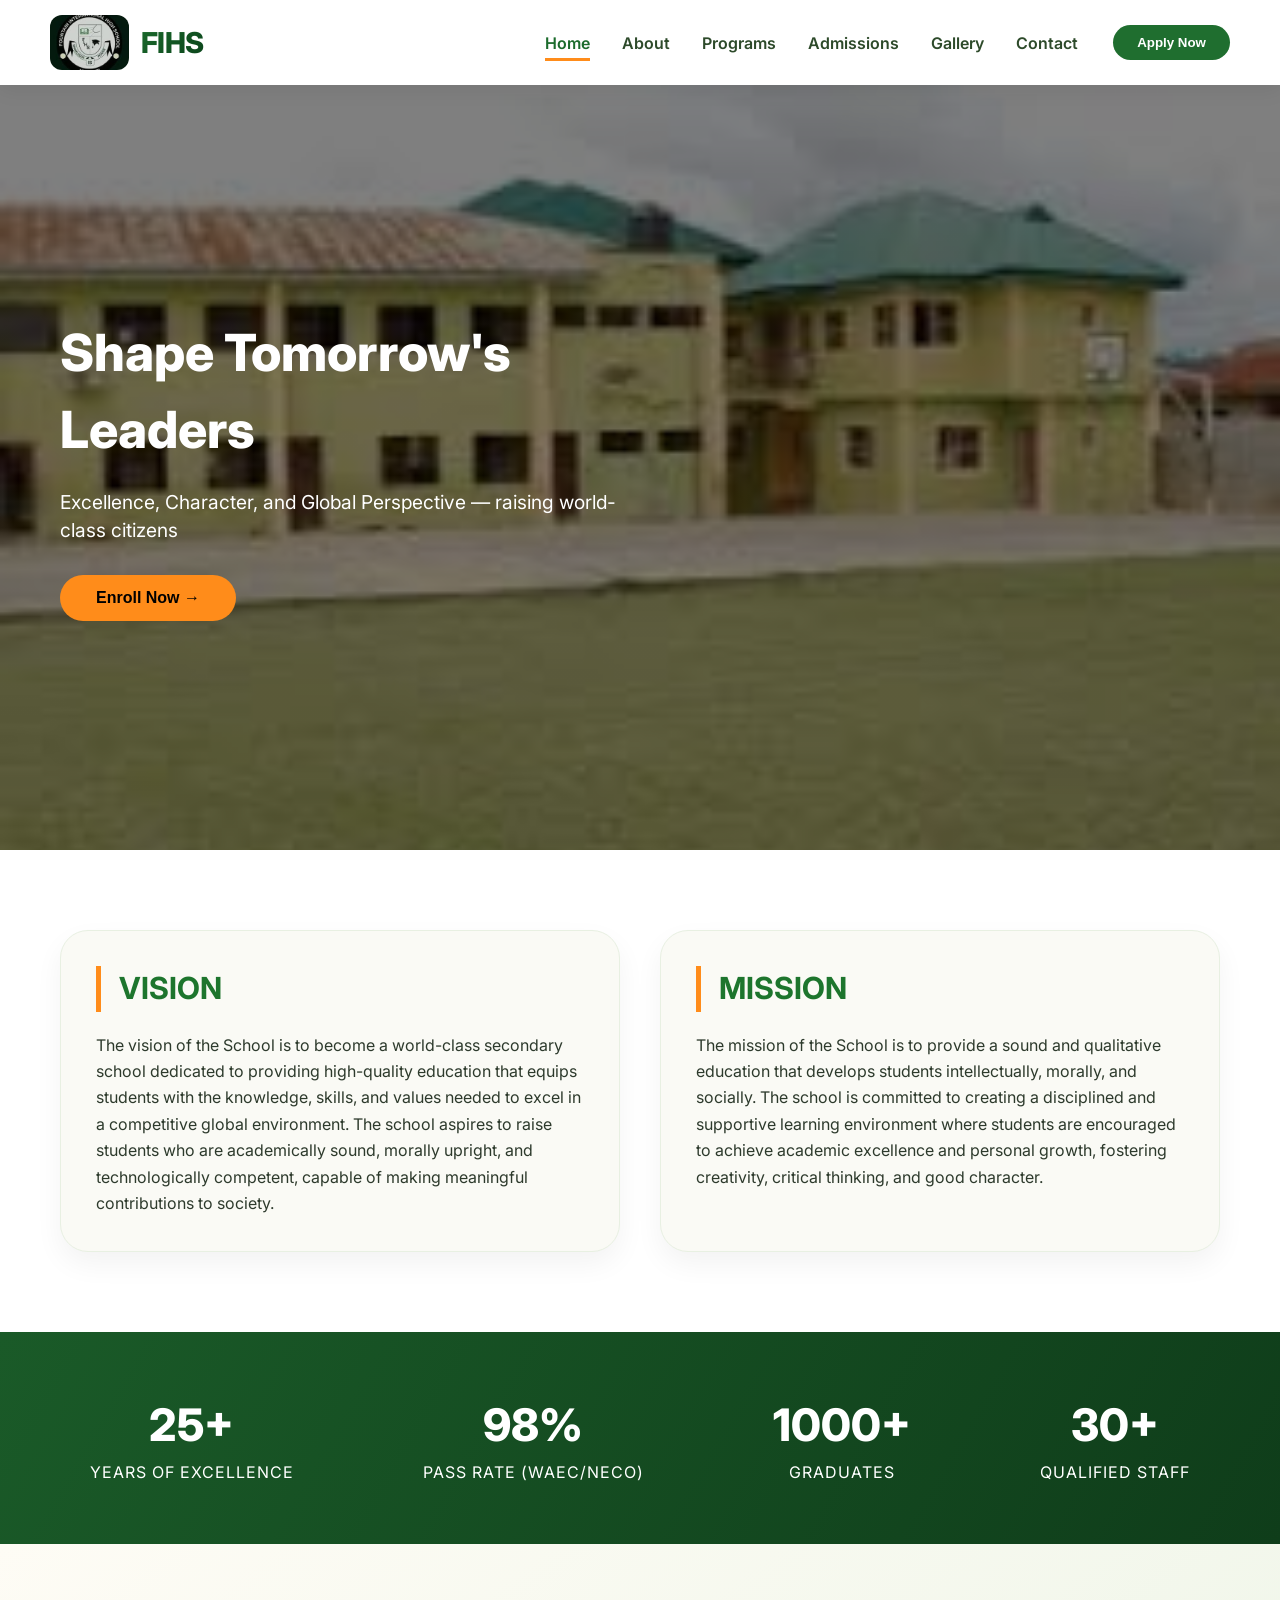
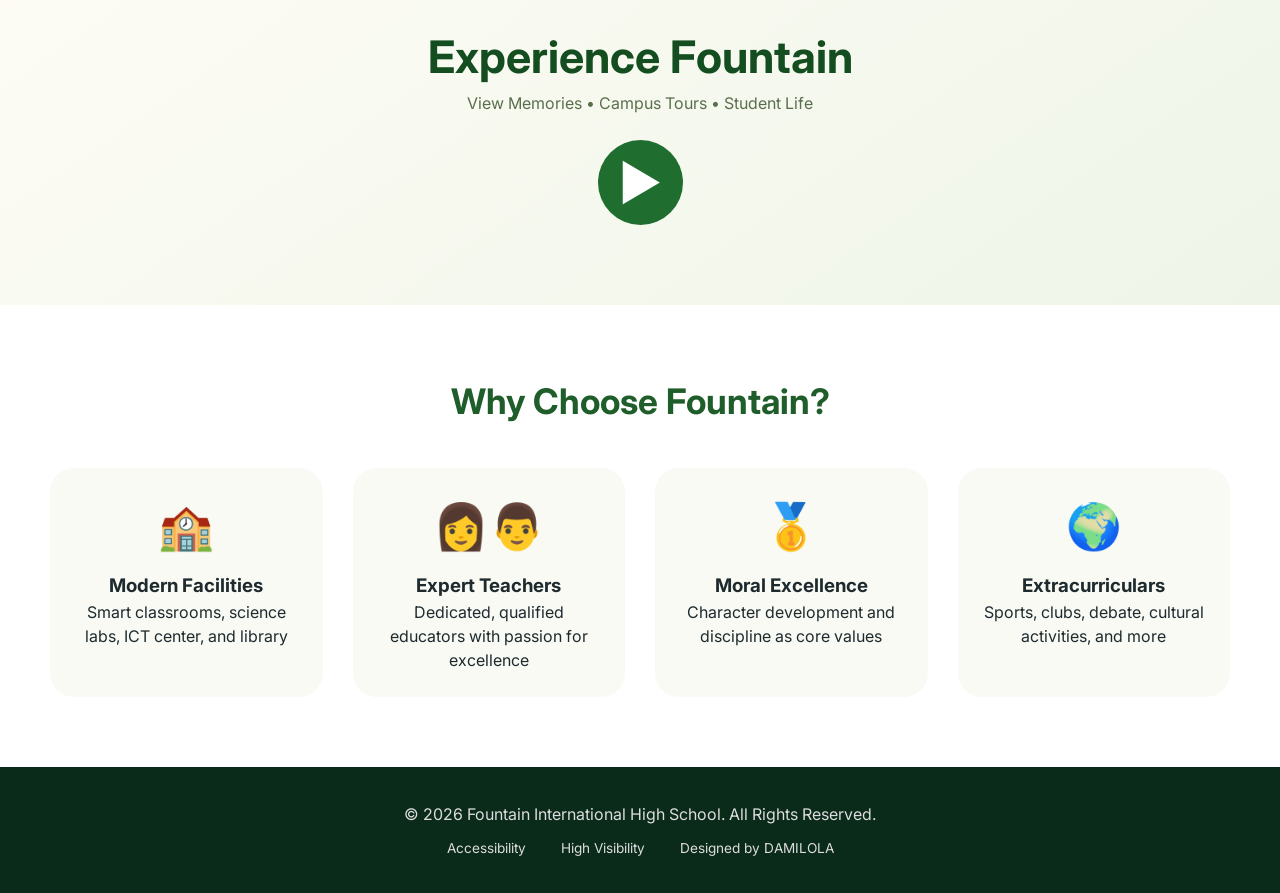
<file: index.html>
<!DOCTYPE html>
<html lang="en">
<head>
    <title>Fountain International High School | Home</title>
    <meta charset="UTF-8">
    <meta name="viewport" content="width=device-width, initial-scale=1.0">
    <link href="https://fonts.googleapis.com/css2?family=Inter:opsz,wght@14..32,300;14..32,400;14..32,600;14..32,700;14..32,800&display=swap" rel="stylesheet">
    <link rel="stylesheet" href="fihs.css">
</head>
<body>

<!-- HEADER -->
<header>
    <div class="hero">
        <img src="download.jpg" alt="School Logo">
        <span class="hero-text">FIHS</span>
    </div>

<div class="menu-toggle" onclick="toggleMenu()">&#x2630;</div>

    <nav id="navMenu">
        <a href="index.html" class="active">Home</a>
        <a href="about.html">About</a>
        <a href="academics.html">Programs</a>
        <a href="admission.html">Admissions</a>
        <a href="gallery.html">Gallery</a>
        <a href="contact.html">Contact</a>
        <button class="apply-btn" onclick="location.href='admission.html'">Apply Now</button>
    </nav>
    
</header>

<div class="hero-slider">
    <div class="slide active" style="background-image: linear-gradient(rgba(0,0,0,0.5), rgba(0,0,0,0.5)), url('field.jpg');">
        <div class="slide-content">
            <h1>Shape Tomorrow's Leaders</h1>
            <p>Excellence, Character, and Global Perspective — raising world-class citizens</p>
            <button class="hero-cta" onclick="location.href='admission.html'">Enroll Now →</button>
        </div>
    </div>
    <div class="slide" style="background-image: linear-gradient(rgba(0,0,0,0.5), rgba(0,0,0,0.5)), url('lab.jpg');">
        <div class="slide-content">
            <h1>State-of-the-Art Labs</h1>
            <p>Modern science and technology facilities for future innovators</p>
            <button class="hero-cta" onclick="location.href='academics.html'">Explore Programs →</button>
        </div>
    </div>
    <div class="slide" style="background-image: linear-gradient(rgba(0,0,0,0.5), rgba(0,0,0,0.5)), url('music.jpg');">
        <div class="slide-content">
            <h1>Holistic Development</h1>
            <p>Arts, sports, and character formation beyond academics</p>
            <button class="hero-cta" onclick="location.href='gallery.html'">View Campus Life →</button>
        </div>
    </div>
</div>

<!-- VISION & MISSION -->
<section class="welcome">
    <div class="vision">
        <h2>VISION</h2>
        <p>The vision of the School is to become a world-class secondary school dedicated to providing high-quality education that equips students with the knowledge, skills, and values needed to excel in a competitive global environment. The school aspires to raise students who are academically sound, morally upright, and technologically competent, capable of making meaningful contributions to society.</p>
    </div>
    <div class="mission">
        <h2>MISSION</h2>
        <p>The mission of the School is to provide a sound and qualitative education that develops students intellectually, morally, and socially. The school is committed to creating a disciplined and supportive learning environment where students are encouraged to achieve academic excellence and personal growth, fostering creativity, critical thinking, and good character.</p>
    </div>
</section>

<!-- STATS --> 
<section class="stats-section">
    <div class="stat-card">
        <div class="stat-number">25+</div>
        <div class="stat-label">Years of Excellence</div>
    </div>
    <div class="stat-card">
        <div class="stat-number">98%</div>
        <div class="stat-label">Pass Rate (WAEC/NECO)</div>
    </div>
    <div class="stat-card">
        <div class="stat-number">1000+</div>
        <div class="stat-label">Graduates</div>
    </div>
    <div class="stat-card">
        <div class="stat-number">30+</div>
        <div class="stat-label">Qualified Staff</div>
    </div>
</section>

<!-- EXPERIENCE SECTION -->
<section class="experience">
    <h1>Experience Fountain</h1>
    <p class="subtext">View Memories &bull; Campus Tours &bull; Student Life</p>
    <a href="gallery.html">
        <span class="icon">&#x25B6;</span>
    </a>
</section>

<!-- CAMPUS HIGHLIGHTS -->
<section class="highlights">
    <h2>Why Choose Fountain?</h2>
    <div class="highlights-grid">
        <div class="highlight-item">
            <div class="highlight-icon">&#x1F3EB;</div>
            <h3>Modern Facilities</h3>
            <p>Smart classrooms, science labs, ICT center, and library</p>
        </div>
        <div class="highlight-item">
            <div class="highlight-icon">&#x1F469;&#x1F468;</div>
            <h3>Expert Teachers</h3>
            <p>Dedicated, qualified educators with passion for excellence</p>
        </div>
        <div class="highlight-item">
            <div class="highlight-icon">&#x1F947;</div>
            <h3>Moral Excellence</h3>
            <p>Character development and discipline as core values</p>
        </div>
        <div class="highlight-item">
            <div class="highlight-icon">&#x1F30D;</div>
            <h3>Extracurriculars</h3>
            <p>Sports, clubs, debate, cultural activities, and more</p>
        </div>
    </div>
</section>

<!-- FOOTER -->
<footer class="footer">
    <p class="copyright">© 2026 Fountain International High School. All Rights Reserved.</p>
    <ul class="footer-links">
        <li>Accessibility</li>
        <li>High Visibility</li>
        <li>Designed by DAMILOLA</li>
    </ul>
</footer>

<script>
function toggleMenu() {
    let menu = document.getElementById("navMenu");
    menu.style.display = menu.style.display === "flex" ? "none" : "flex";
}

// Slider functionality
let slideIndex = 0;
const slides = document.querySelectorAll('.slide');

function showSlide(n) {
    slides.forEach(slide => slide.classList.remove('active'));
    slideIndex = (n + slides.length) % slides.length;
    slides[slideIndex].classList.add('active');
}

function nextSlide() { showSlide(slideIndex + 1); }
function prevSlide() { showSlide(slideIndex - 1); }

document.querySelector('.slider-next')?.addEventListener('click', nextSlide);
document.querySelector('.slider-prev')?.addEventListener('click', prevSlide);
setInterval(nextSlide, 5000);
</script>

</body>
</html>
</file>
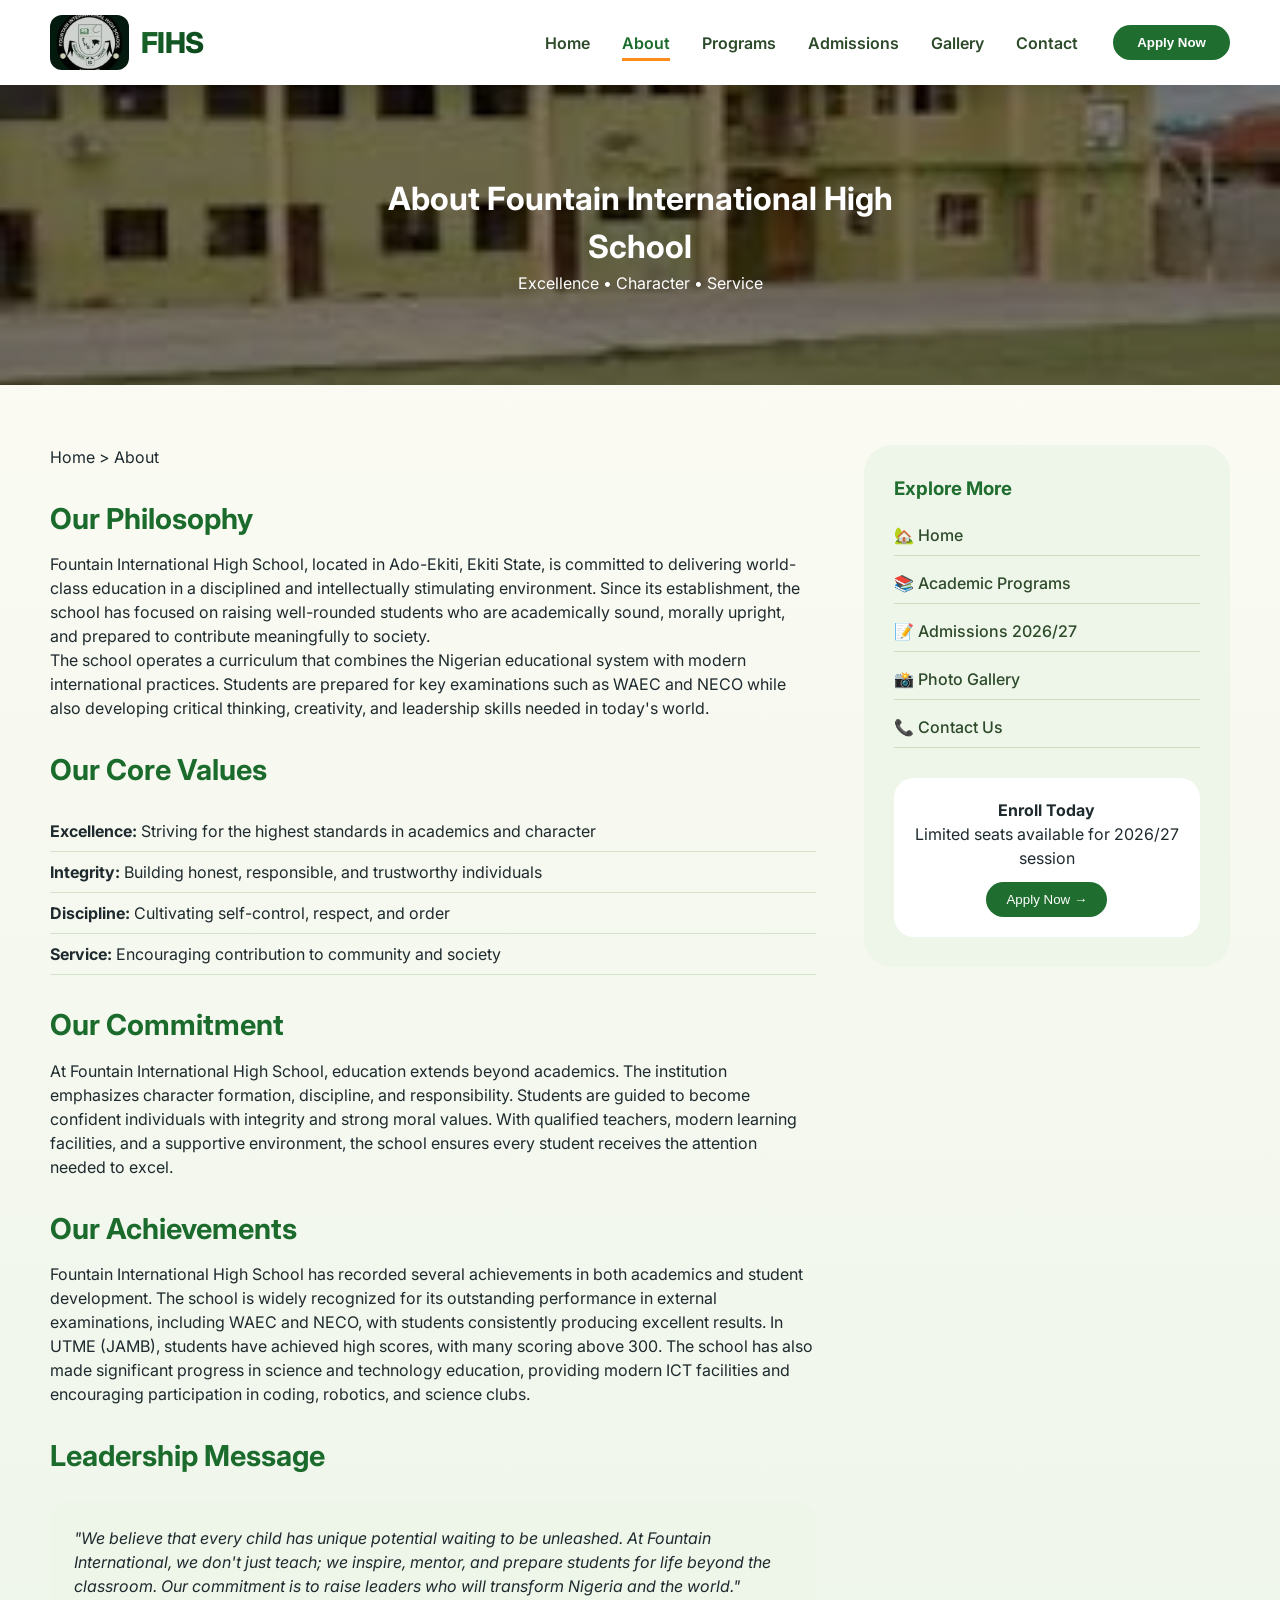
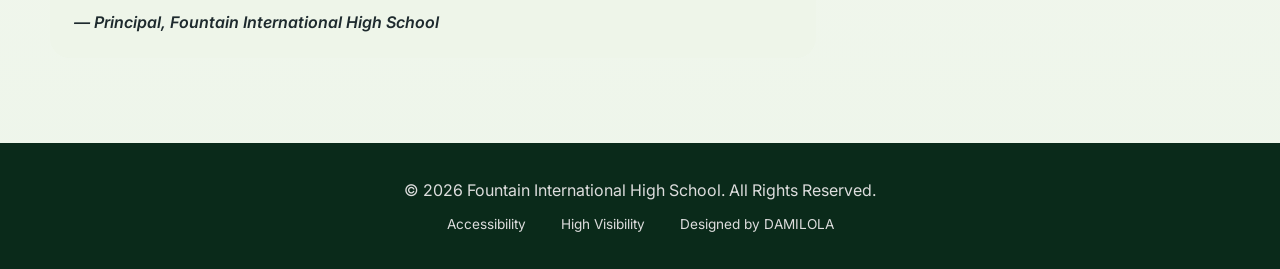
<file: about.html>
<!DOCTYPE html>
<html lang="en">
<head>
    <title>About FIHS | Fountain International High School</title>
    <meta charset="UTF-8">
    <meta name="viewport" content="width=device-width, initial-scale=1.0">
    <link href="https://fonts.googleapis.com/css2?family=Inter:opsz,wght@14..32,300;14..32,400;14..32,600;14..32,700&display=swap" rel="stylesheet">
    <link rel="stylesheet" href="fihs.css">
</head>
<body>

<header>
    <div class="hero">
        <img src="download.jpg" alt="School Logo">
        <span class="hero-text">FIHS</span>
    </div>
    <nav id="navMenu">
        <a href="index.html">Home</a>
        <a href="about.html" class="active">About</a>
        <a href="academics.html">Programs</a>
        <a href="admission.html">Admissions</a>
        <a href="gallery.html">Gallery</a>
        <a href="contact.html">Contact</a>
        <button class="apply-btn" onclick="location.href='admission.html'">Apply Now</button>
    </nav>
    <div class="menu-toggle" onclick="toggleMenu()">&#x2630;</div>
</header>

<div class="hero-slider" style="height: 300px;">
    <div class="slide active" style="background-image: linear-gradient(rgba(0,0,0,0.5), rgba(0,0,0,0.5)), url('field.jpg');">
        <div style="color: white;text-align: center;max-width: 600px;margin: 0 auto;">
           <h1>About Fountain International High School</h1>
           <p>Excellence &bull; Character &bull; Service</p>
        </div>
    </div>
 </div>

<section class="about-wrapper">
    <div class="about-main">
        <div class="breadcrumb">Home > About</div>
        
        <h2>Our Philosophy</h2>
        <p>Fountain International High School, located in Ado-Ekiti, Ekiti State, is committed to delivering world-class education in a disciplined and intellectually stimulating environment. Since its establishment, the school has focused on raising well-rounded students who are academically sound, morally upright, and prepared to contribute meaningfully to society.</p>

        <p>The school operates a curriculum that combines the Nigerian educational system with modern international practices. Students are prepared for key examinations such as WAEC and NECO while also developing critical thinking, creativity, and leadership skills needed in today's world.</p>

        <h2>Our Core Values</h2>
        <ul class="values-list">
            <li><strong>Excellence:</strong> Striving for the highest standards in academics and character</li>
            <li><strong>Integrity:</strong> Building honest, responsible, and trustworthy individuals</li>
            <li><strong>Discipline:</strong> Cultivating self-control, respect, and order</li>
            <li><strong>Service:</strong> Encouraging contribution to community and society</li>
        </ul>

        <h2>Our Commitment</h2>
        <p>At Fountain International High School, education extends beyond academics. The institution emphasizes character formation, discipline, and responsibility. Students are guided to become confident individuals with integrity and strong moral values. With qualified teachers, modern learning facilities, and a supportive environment, the school ensures every student receives the attention needed to excel.</p>

        <h2>Our Achievements</h2>
        <p>Fountain International High School has recorded several achievements in both academics and student development. The school is widely recognized for its outstanding performance in external examinations, including WAEC and NECO, with students consistently producing excellent results. In UTME (JAMB), students have achieved high scores, with many scoring above 300. The school has also made significant progress in science and technology education, providing modern ICT facilities and encouraging participation in coding, robotics, and science clubs.</p>

        <h2>Leadership Message</h2>
        <div class="message-box">
            <p>"We believe that every child has unique potential waiting to be unleashed. At Fountain International, we don't just teach; we inspire, mentor, and prepare students for life beyond the classroom. Our commitment is to raise leaders who will transform Nigeria and the world."</p>
            <p class="message-signature">— Principal, Fountain International High School</p>
        </div>
    </div>

    <aside class="about-sidebar">
        <h3>Explore More</h3>
        <ul>
            <li><a href="index.html">&#127969; Home</a></li>
            <li><a href="academics.html">&#x1F4DA; Academic Programs</a></li>
            <li><a href="admission.html">&#x1F4DD; Admissions 2026/27</a></li>
            <li><a href="gallery.html">&#x1F4F8; Photo Gallery</a></li>
            <li><a href="contact.html">&#x1F4DE; Contact Us</a></li>
        </ul>
        <div class="sidebar-cta">
            <h4>Enroll Today</h4>
            <p>Limited seats available for 2026/27 session</p>
            <button onclick="location.href='admission.html'">Apply Now →</button>
        </div>
    </aside>
</section>

<footer class="footer">
    <p class="copyright">© 2026 Fountain International High School. All Rights Reserved.</p>
    <ul class="footer-links">
        <li>Accessibility</li>
        <li>High Visibility</li>
        <li>Designed by DAMILOLA</li>
    </ul>
</footer>

<script>
function toggleMenu() {
    let menu = document.getElementById("navMenu");
    menu.style.display = menu.style.display === "flex" ? "none" : "flex";
}
</script>

</body>
</html>
</file>
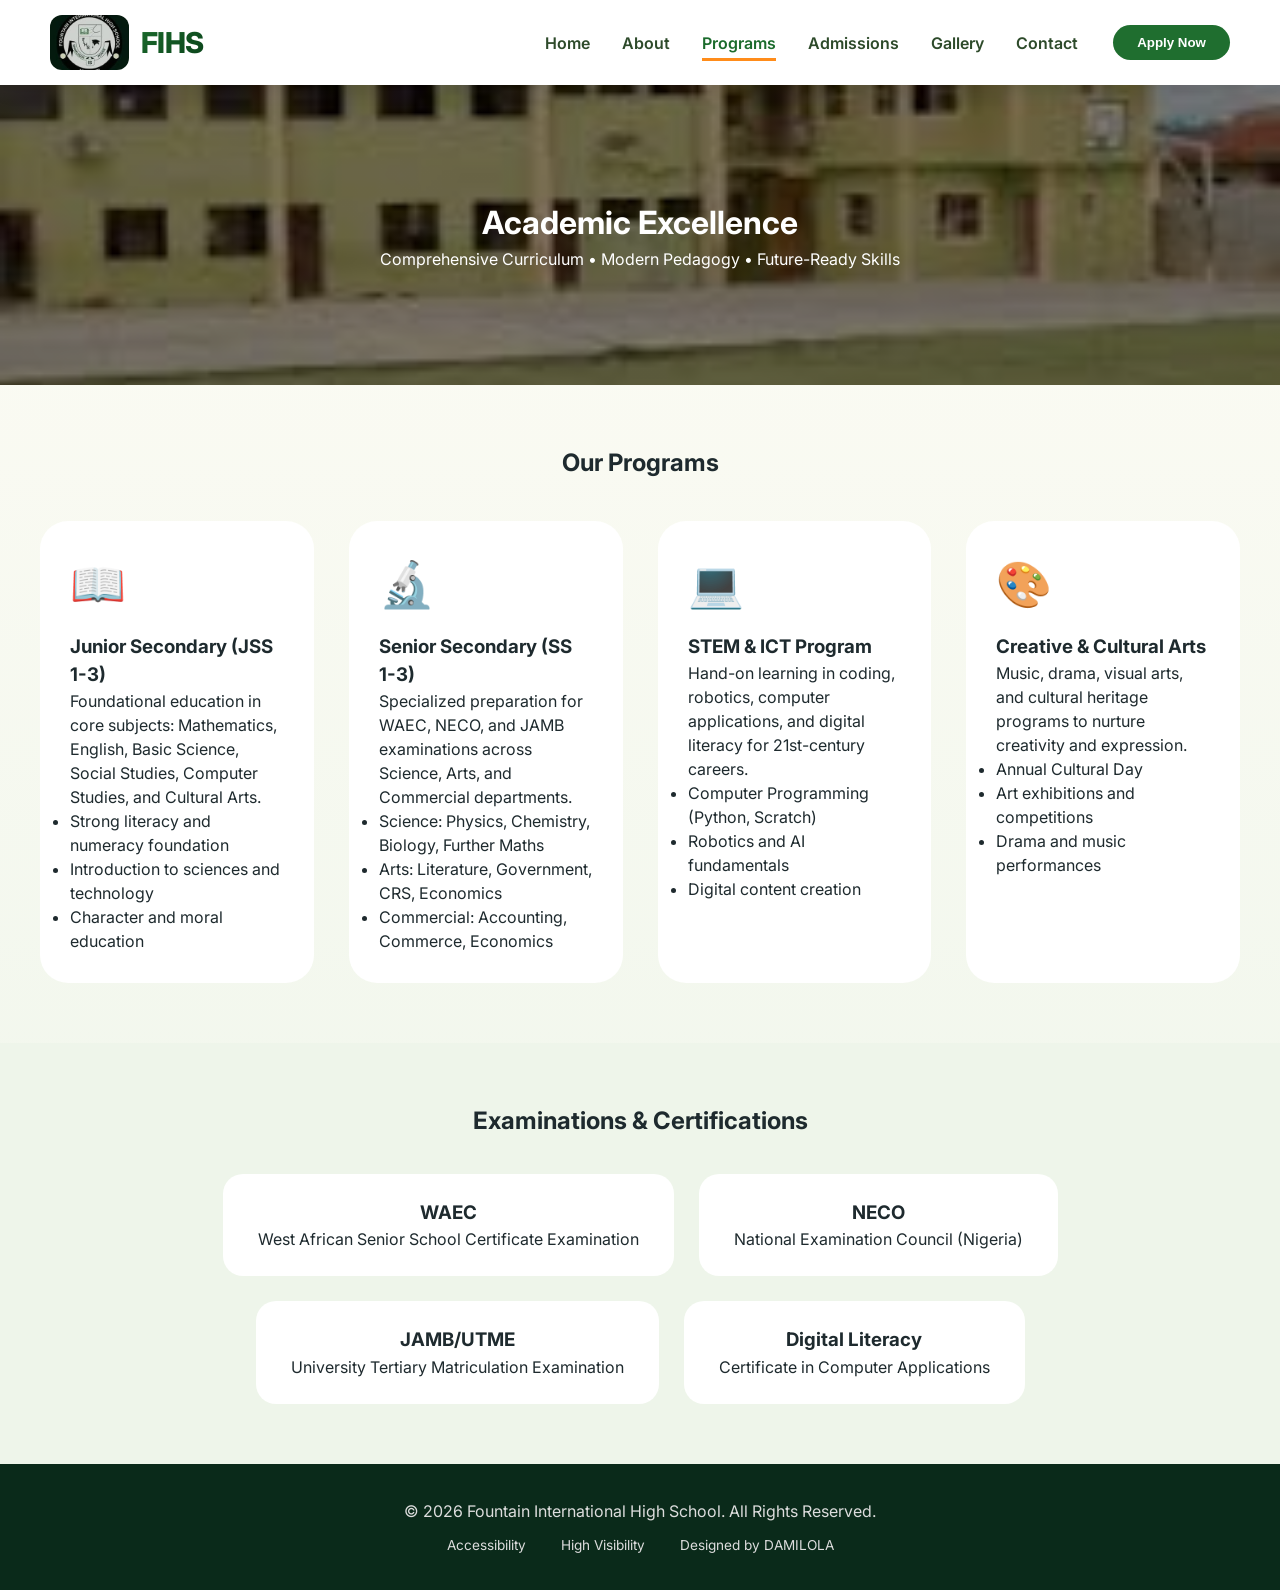
<file: academics.html>
<!DOCTYPE html>
<html lang="en">
<head>
    <title>Academics | Fountain International High School</title>
    <meta charset="UTF-8">
    <meta name="viewport" content="width=device-width, initial-scale=1.0">
    <link href="https://fonts.googleapis.com/css2?family=Inter:opsz,wght@14..32,300;14..32,400;14..32,600;14..32,700&display=swap" rel="stylesheet">
    <link rel="stylesheet" href="fihs.css">
</head>
<body>

<header>
    <div class="hero">
        <img src="download.jpg" alt="School Logo">
        <span class="hero-text">FIHS</span>
    </div>
    <nav id="navMenu">
        <a href="index.html">Home</a>
        <a href="about.html">About</a>
        <a href="academics.html" class="active">Programs</a>
        <a href="admission.html">Admissions</a>
        <a href="gallery.html">Gallery</a>
        <a href="contact.html">Contact</a>
        <button class="apply-btn" onclick="location.href='admission.html'">Apply Now</button>
    </nav>
    <div class="menu-toggle" onclick="toggleMenu()">&#x2630;</div>
</header>

<div class="hero-slider" style="height: 300px;">
    <div class="slide active" style="background-image: linear-gradient(rgba(0,0,0,0.5), rgba(0,0,0,0.5)), url('field.jpg');">
        <div style="color: white;text-align: center;max-width: 600px;margin: 0 auto;">
           <h1>Academic Excellence</h1>
           <p>Comprehensive Curriculum &bull; Modern Pedagogy &bull; Future-Ready Skills</p>
        </div>
    </div>
 </div>

<section class="programs-grid">
    <h2>Our Programs</h2>
    <div class="program-cards">
        <div class="program-card">
            <div class="program-icon">&#x1F4D6;</div>
            <h3>Junior Secondary (JSS 1-3)</h3>
            <p>Foundational education in core subjects: Mathematics, English, Basic Science, Social Studies, Computer Studies, and Cultural Arts.</p>
            <ul>
                <li>Strong literacy and numeracy foundation</li>
                <li>Introduction to sciences and technology</li>
                <li>Character and moral education</li>
            </ul>
        </div>
        <div class="program-card">
            <div class="program-icon">&#x1F52C;</div>
            <h3>Senior Secondary (SS 1-3)</h3>
            <p>Specialized preparation for WAEC, NECO, and JAMB examinations across Science, Arts, and Commercial departments.</p>
            <ul>
                <li>Science: Physics, Chemistry, Biology, Further Maths</li>
                <li>Arts: Literature, Government, CRS, Economics</li>
                <li>Commercial: Accounting, Commerce, Economics</li>
            </ul>
        </div>
        <div class="program-card">
            <div class="program-icon">&#x1F4BB;</div>
            <h3>STEM & ICT Program</h3>
            <p>Hand-on learning in coding, robotics, computer applications, and digital literacy for 21st-century careers.</p>
            <ul>
                <li>Computer Programming (Python, Scratch)</li>
                <li>Robotics and AI fundamentals</li>
                <li>Digital content creation</li>
            </ul>
        </div>
        <div class="program-card">
            <div class="program-icon">&#x1F3A8;</div>
            <h3>Creative & Cultural Arts</h3>
            <p>Music, drama, visual arts, and cultural heritage programs to nurture creativity and expression.</p>
            <ul>
                <li>Annual Cultural Day</li>
                <li>Art exhibitions and competitions</li>
                <li>Drama and music performances</li>
            </ul>
        </div>
    </div>
</section>

<section class="exam-section">
    <h2>Examinations & Certifications</h2>
    <div class="exam-grid">
        <div class="exam-item">
            <h3>WAEC</h3>
            <p>West African Senior School Certificate Examination</p>
        </div>
        <div class="exam-item">
            <h3>NECO</h3>
            <p>National Examination Council (Nigeria)</p>
        </div>
        <div class="exam-item">
            <h3>JAMB/UTME</h3>
            <p>University Tertiary Matriculation Examination</p>
        </div>
        <div class="exam-item">
            <h3>Digital Literacy</h3>
            <p>Certificate in Computer Applications</p>
        </div>
    </div>
</section>

<footer class="footer">
    <p class="copyright">© 2026 Fountain International High School. All Rights Reserved.</p>
    <ul class="footer-links">
        <li>Accessibility</li>
        <li>High Visibility</li>
        <li>Designed by DAMILOLA</li>
    </ul>
</footer>

<script>
function toggleMenu() {
    let menu = document.getElementById("navMenu");
    menu.style.display = menu.style.display === "flex" ? "none" : "flex";
}
</script>

</body>
</html>
</file>
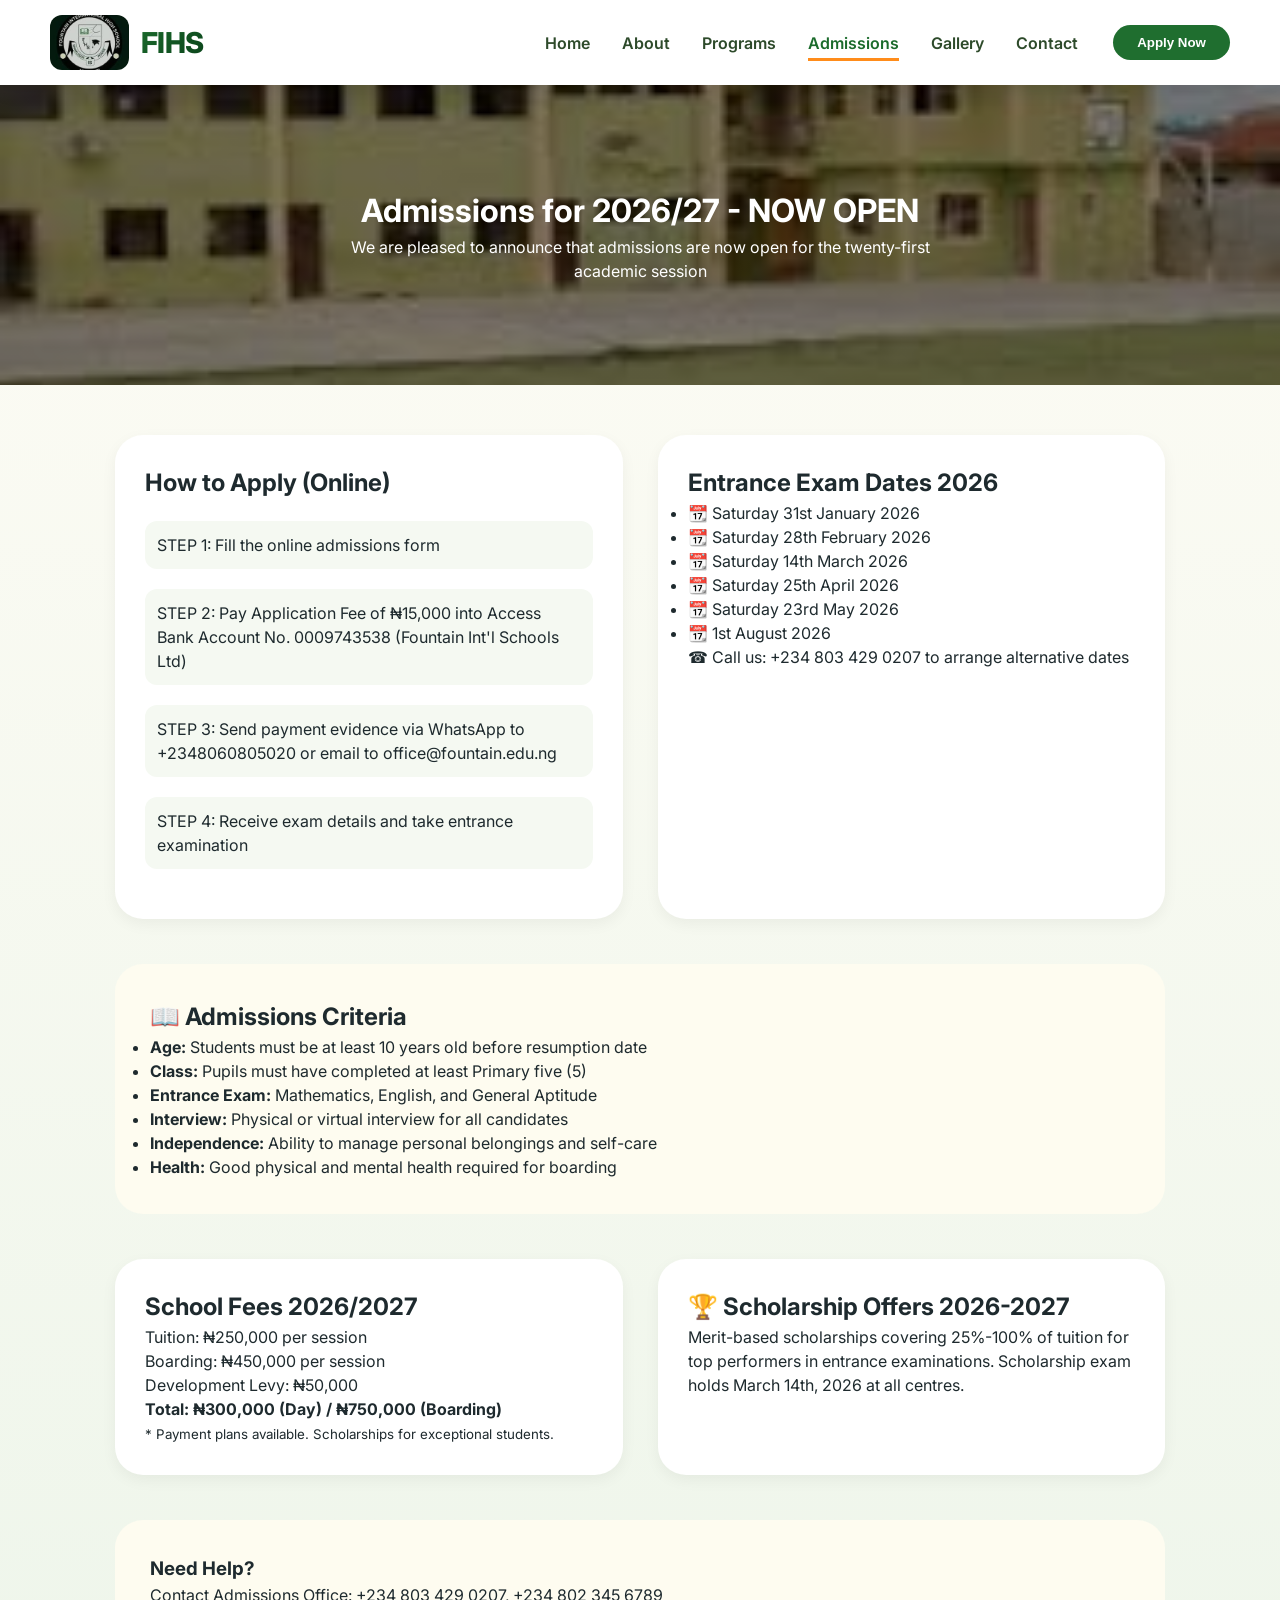
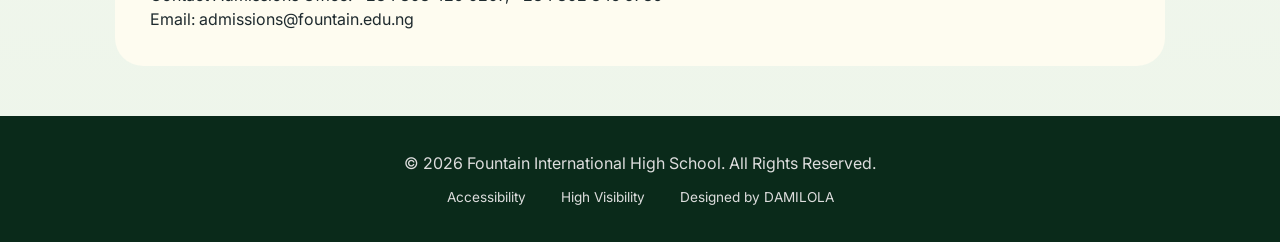
<file: admission.html>
<!DOCTYPE html>
<html lang="en">
<head>
    <title>Admissions 2026/27 | Fountain International High School</title>
    <meta charset="UTF-8">
    <meta name="viewport" content="width=device-width, initial-scale=1.0">
    <link href="https://fonts.googleapis.com/css2?family=Inter:opsz,wght@14..32,300;14..32,400;14..32,600;14..32,700&display=swap" rel="stylesheet">
    <link rel="stylesheet" href="fihs.css">
</head>
<body>

<header>
    <div class="hero">
        <img src="download.jpg" alt="School Logo">
        <span class="hero-text">FIHS</span>
    </div>
    <nav id="navMenu">
        <a href="index.html">Home</a>
        <a href="about.html">About</a>
        <a href="academics.html">Programs</a>
        <a href="admission.html" class="active">Admissions</a>
        <a href="gallery.html">Gallery</a>
        <a href="contact.html">Contact</a>
        <button class="apply-btn" onclick="location.href='admission.html'">Apply Now</button>
    </nav>
    <div class="menu-toggle" onclick="toggleMenu()">&#x2630;</div>
</header>

<div class="hero-slider" style="height: 300px;">
    <div class="slide active" style="background-image: linear-gradient(rgba(0,0,0,0.5), rgba(0,0,0,0.5)), url('field.jpg');">
        <div style="color: white;text-align: center;max-width: 600px;margin: 0 auto;">
           <h1>Admissions for 2026/27 - NOW OPEN</h1>
           <p>We are pleased to announce that admissions are now open for the twenty-first academic session</p>
        </div>
    </div>
 </div>


<div class="admission-container">
    <div class="admission-grid">
        <div class="admission-steps">
            <h2>How to Apply (Online)</h2>
            <div class="step">STEP 1: Fill the online admissions form</div>
            <div class="step">STEP 2: Pay Application Fee of ₦15,000 into Access Bank Account No. 0009743538 (Fountain Int'l Schools Ltd)</div>
            <div class="step">STEP 3: Send payment evidence via WhatsApp to +2348060805020 or email to office@fountain.edu.ng</div>
            <div class="step">STEP 4: Receive exam details and take entrance examination</div>
        </div>
        <div class="exam-dates">
            <h2>Entrance Exam Dates 2026</h2>
            <ul>
                <li>&#x1F4C6; Saturday 31st January 2026</li>
                <li>&#x1F4C6; Saturday 28th February 2026</li>
                <li>&#x1F4C6; Saturday 14th March 2026</li>
                <li>&#x1F4C6; Saturday 25th April 2026 </li>
                <li>&#x1F4C6; Saturday 23rd May 2026</li>
                <li>&#x1F4C6; 1st August 2026 </li>
            </ul>
            <p class="call-alt">&#x260E; Call us: +234 803 429 0207 to arrange alternative dates</p>
        </div>
    </div>

    <div class="admission-criteria">
        <h2>&#x1F4D6; Admissions Criteria</h2>
        <ul>
            <li><strong>Age:</strong> Students must be at least 10 years old before resumption date</li>
            <li><strong>Class:</strong> Pupils must have completed at least Primary five (5)</li>
            <li><strong>Entrance Exam:</strong> Mathematics, English, and General Aptitude</li>
            <li><strong>Interview:</strong> Physical or virtual interview for all candidates</li>
            <li><strong>Independence:</strong> Ability to manage personal belongings and self-care</li>
            <li><strong>Health:</strong> Good physical and mental health required for boarding</li>
        </ul>
    </div>


    <div class="admission-grid">
        <div class="admission-steps">
            <h2>School Fees 2026/2027</h2>
            <p>Tuition: ₦250,000 per session</p>
            <p>Boarding: ₦450,000 per session</p>
            <p>Development Levy: ₦50,000</p>
            <p><strong>Total: ₦300,000 (Day) / ₦750,000 (Boarding)</strong></p>
            <small>* Payment plans available. Scholarships for exceptional students.</small>
        </div>
        <div class="exam-dates">
            <h2>&#x1F3C6; Scholarship Offers 2026-2027</h2>
            <p>Merit-based scholarships covering 25%-100% of tuition for top performers in entrance examinations. Scholarship exam holds March 14th, 2026 at all centres.</p>
        </div>
    </div>

    <div class="admission-criteria">
        <h3>Need Help?</h3>
        <p>Contact Admissions Office: +234 803 429 0207, +234 802 345 6789</p>
        <p>Email: admissions@fountain.edu.ng</p>
    </div>

</div>

<footer class="footer">
    <p class="copyright">© 2026 Fountain International High School. All Rights Reserved.</p>
    <ul class="footer-links">
        <li>Accessibility</li>
        <li>High Visibility</li>
        <li>Designed by DAMILOLA</li>
    </ul>
</footer>

<script>
function toggleMenu() {
    let menu = document.getElementById("navMenu");
    menu.style.display = menu.style.display === "flex" ? "none" : "flex";
}
</script>

</body>
</html>
</file>
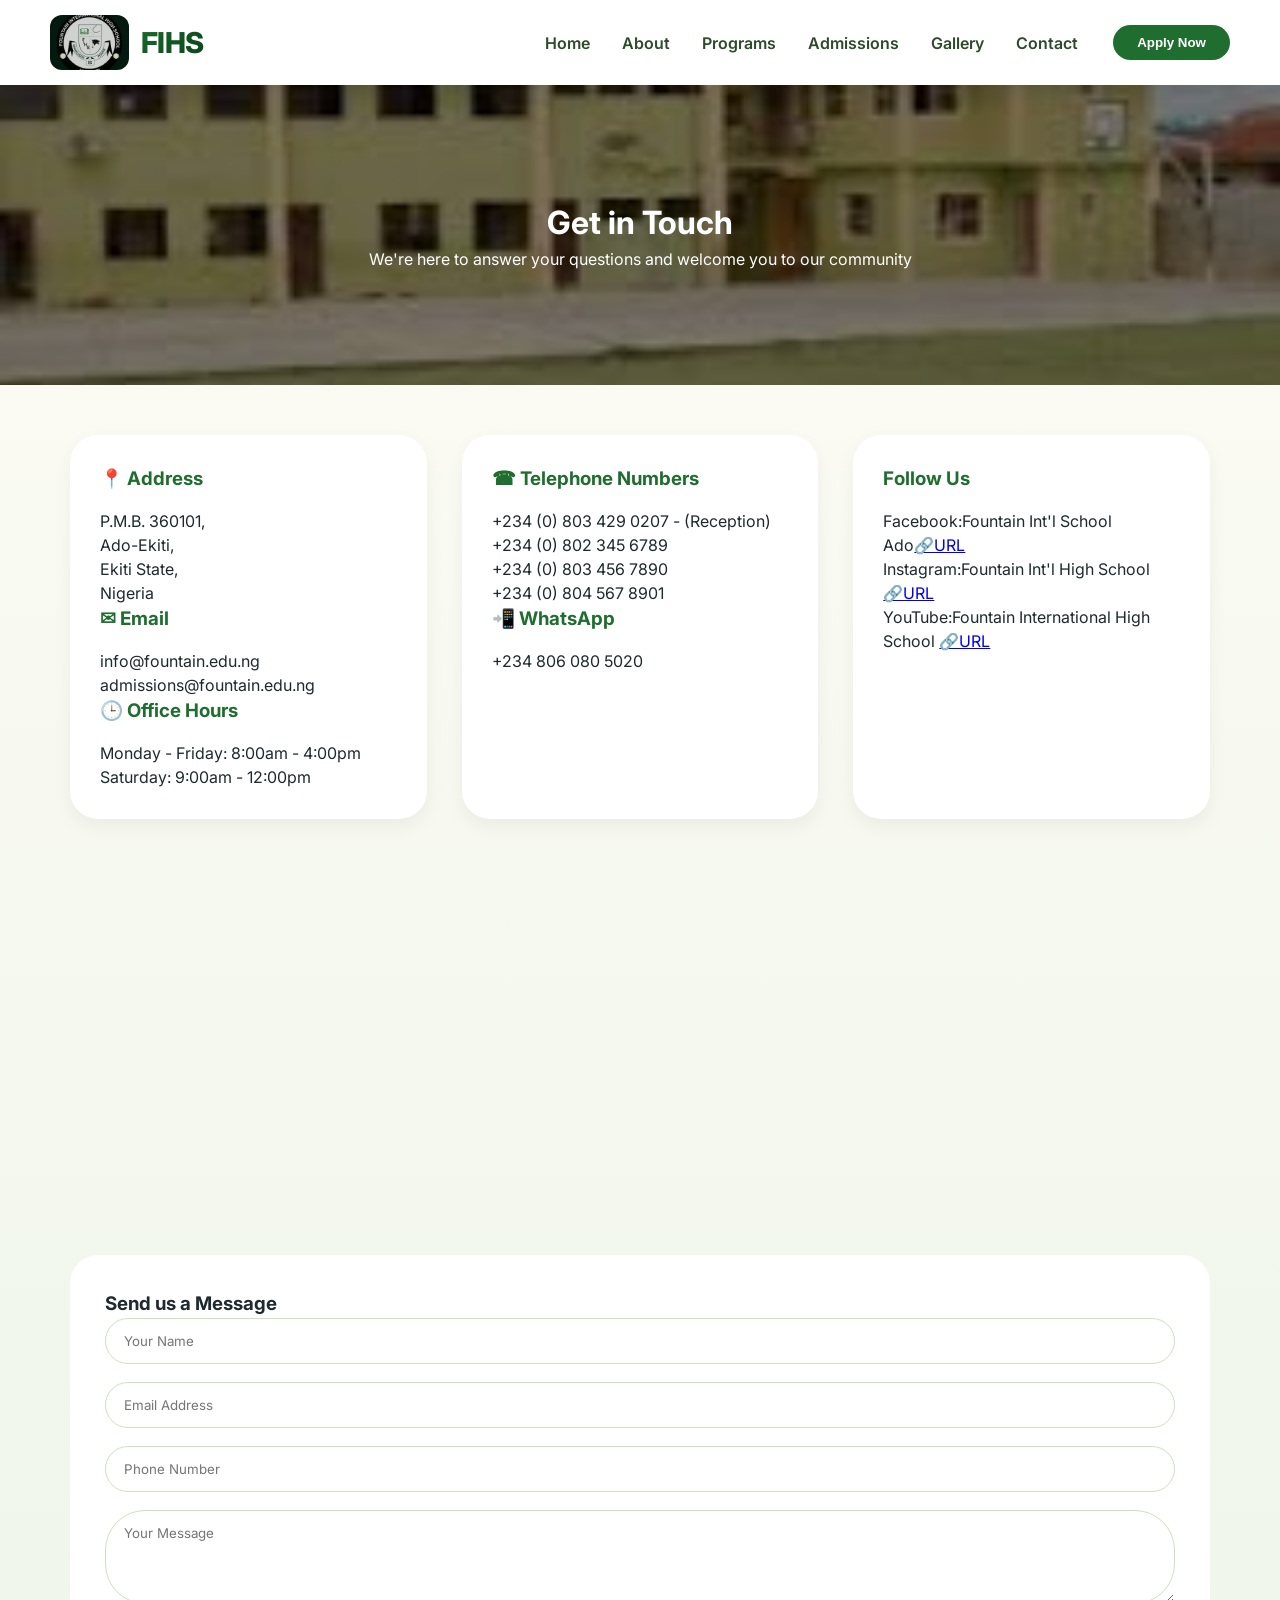
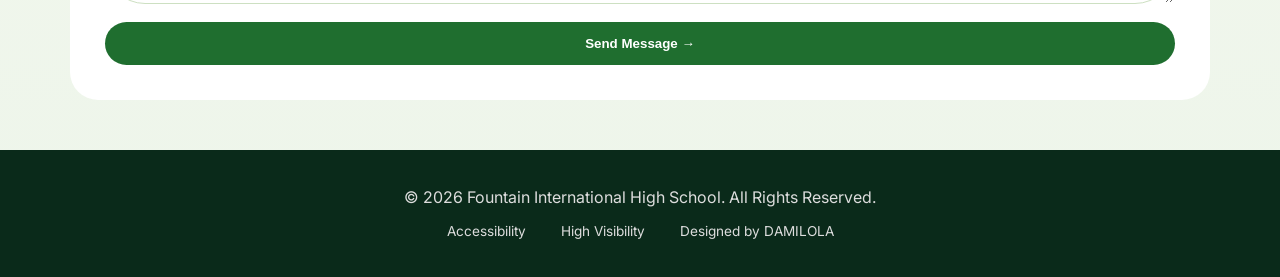
<file: contact.html>
<!DOCTYPE html>
<html lang="en">
<head>
    <title>Contact | Fountain International High School</title>
    <meta charset="UTF-8">
    <meta name="viewport" content="width=device-width, initial-scale=1.0">
    <link href="https://fonts.googleapis.com/css2?family=Inter:opsz,wght@14..32,300;14..32,400;14..32,600;14..32,700&display=swap" rel="stylesheet">
    <link rel="stylesheet" href="fihs.css">
</head>
<body>

<header>
    <div class="hero">
        <img src="download.jpg" alt="School Logo">
        <span class="hero-text">FIHS</span>
    </div>
    
    <div class="menu-toggle" onclick="toggleMenu()">&#x2630;</div>
    
    <nav id="navMenu">
        <a href="index.html">Home</a>
        <a href="about.html">About</a>
        <a href="academics.html">Programs</a>
        <a href="admission.html">Admissions</a>
        <a href="gallery.html">Gallery</a>
        <a href="contact.html">Contact</a>
        <button class="apply-btn" onclick="location.href='admission.html'">Apply Now</button>
    </nav>
</header>

<div class="hero-slider" style="height: 300px;">
    <div class="slide active" style="background-image: linear-gradient(rgba(0,0,0,0.5), rgba(0,0,0,0.5)), url('field.jpg');">
        <div style="color: white;text-align: center;max-width: 600px;margin: 0 auto;">
           <h1>Get in Touch</h1>
           <p>We're here to answer your questions and welcome you to our community</p>
        </div>
    </div>
 </div>

<section class="contact-page">
    <div class="contact-row">
        <div class="contact-box">
            <h3>&#x1F4CD; Address</h3>
            <p>P.M.B. 360101,<br>Ado-Ekiti,<br>Ekiti State,<br>Nigeria</p>
            <h3>&#x2709; Email</h3>
            <p>info@fountain.edu.ng<br>admissions@fountain.edu.ng</p>
            <h3>&#x1F552; Office Hours</h3>
            <p>Monday - Friday: 8:00am - 4:00pm<br>Saturday: 9:00am - 12:00pm</p>
        </div>
        <div class="contact-box">
            <h3>&#x260E; Telephone Numbers</h3>
            <p>+234 (0) 803 429 0207 - (Reception)</p>
            <p>+234 (0) 802 345 6789</p>
            <p>+234 (0) 803 456 7890</p>
            <p>+234 (0) 804 567 8901</p>
            <h3>&#x1F4F2; WhatsApp</h3>
            <p>+234 806 080 5020</p>
        </div>
            <div class="contact-box">
                <h3>Follow Us</h3>
                <p>Facebook:Fountain Int'l School Ado<a href="https://web.facebook.com/school.fountain/about_contact_and_basic_info">&#128279;URL</a> </p>   
                <p>Instagram:Fountain Int'l High School <a href="https://www.instagram.com/janicewalsh_1213/"> &#128279;URL</a></P>
                <P>YouTube:Fountain International High School <a href="https://www.youtube.com/results?search_query=fountain+international+high+school"> &#128279;URL</a></p>
            </div>
    
    </div>
    <div class="map-container">
        <iframe src="https://www.google.com/maps/embed?pb=!1m18!1m12!1m3!1d126718.084175155!2d5.167895!3d7.617536!2m3!1f0!2f0!3f0!3m2!1i1024!2i768!4f13.1!3m3!1m2!1s0x1046e1b6b0b0b0b1%3A0x7b0b0b0b0b0b0b0!2sAdo-Ekiti!5e0!3m2!1sen!2sng!4v1699999999999!5m2!1sen!2sng" width="100%" height="350" style="border:0;" allowfullscreen="" loading="lazy"></iframe>
    </div>
    <div class="contact-form-container">
        <h3>Send us a Message</h3>
        <form class="contact-form">
            <input type="text" placeholder="Your Name" required>
            <input type="email" placeholder="Email Address" required>
            <input type="tel" placeholder="Phone Number">
            <textarea rows="4" placeholder="Your Message"></textarea>
            <button type="submit">Send Message →</button>
        </form>
    </div>
</section>

<footer class="footer">
    <p class="copyright">© 2026 Fountain International High School. All Rights Reserved.</p>
    <ul class="footer-links">
        <li>Accessibility</li>
        <li>High Visibility</li>
        <li>Designed by DAMILOLA</li>
    </ul>
</footer>

<script>
function toggleMenu() {
    let menu = document.getElementById("navMenu");
    menu.style.display = menu.style.display === "flex" ? "none" : "flex";
}
</script>

</body>
</html>
</file>
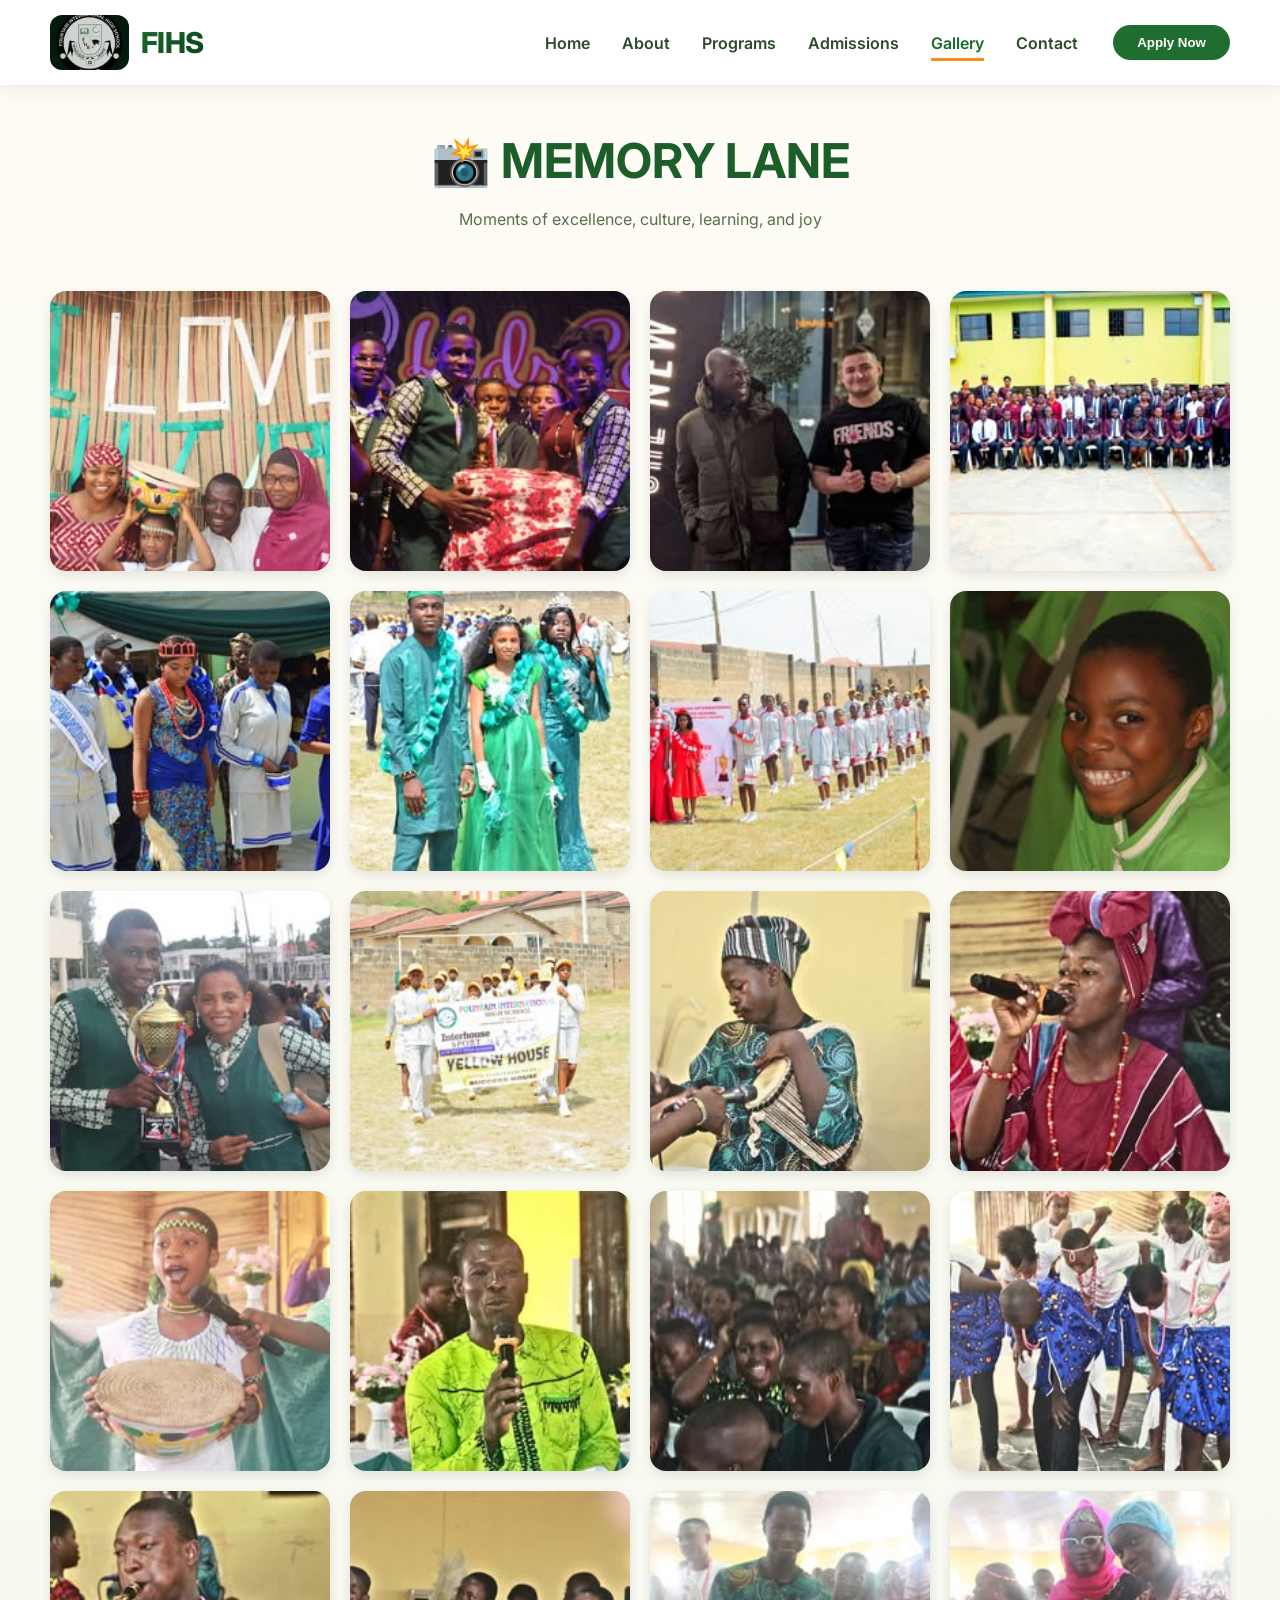
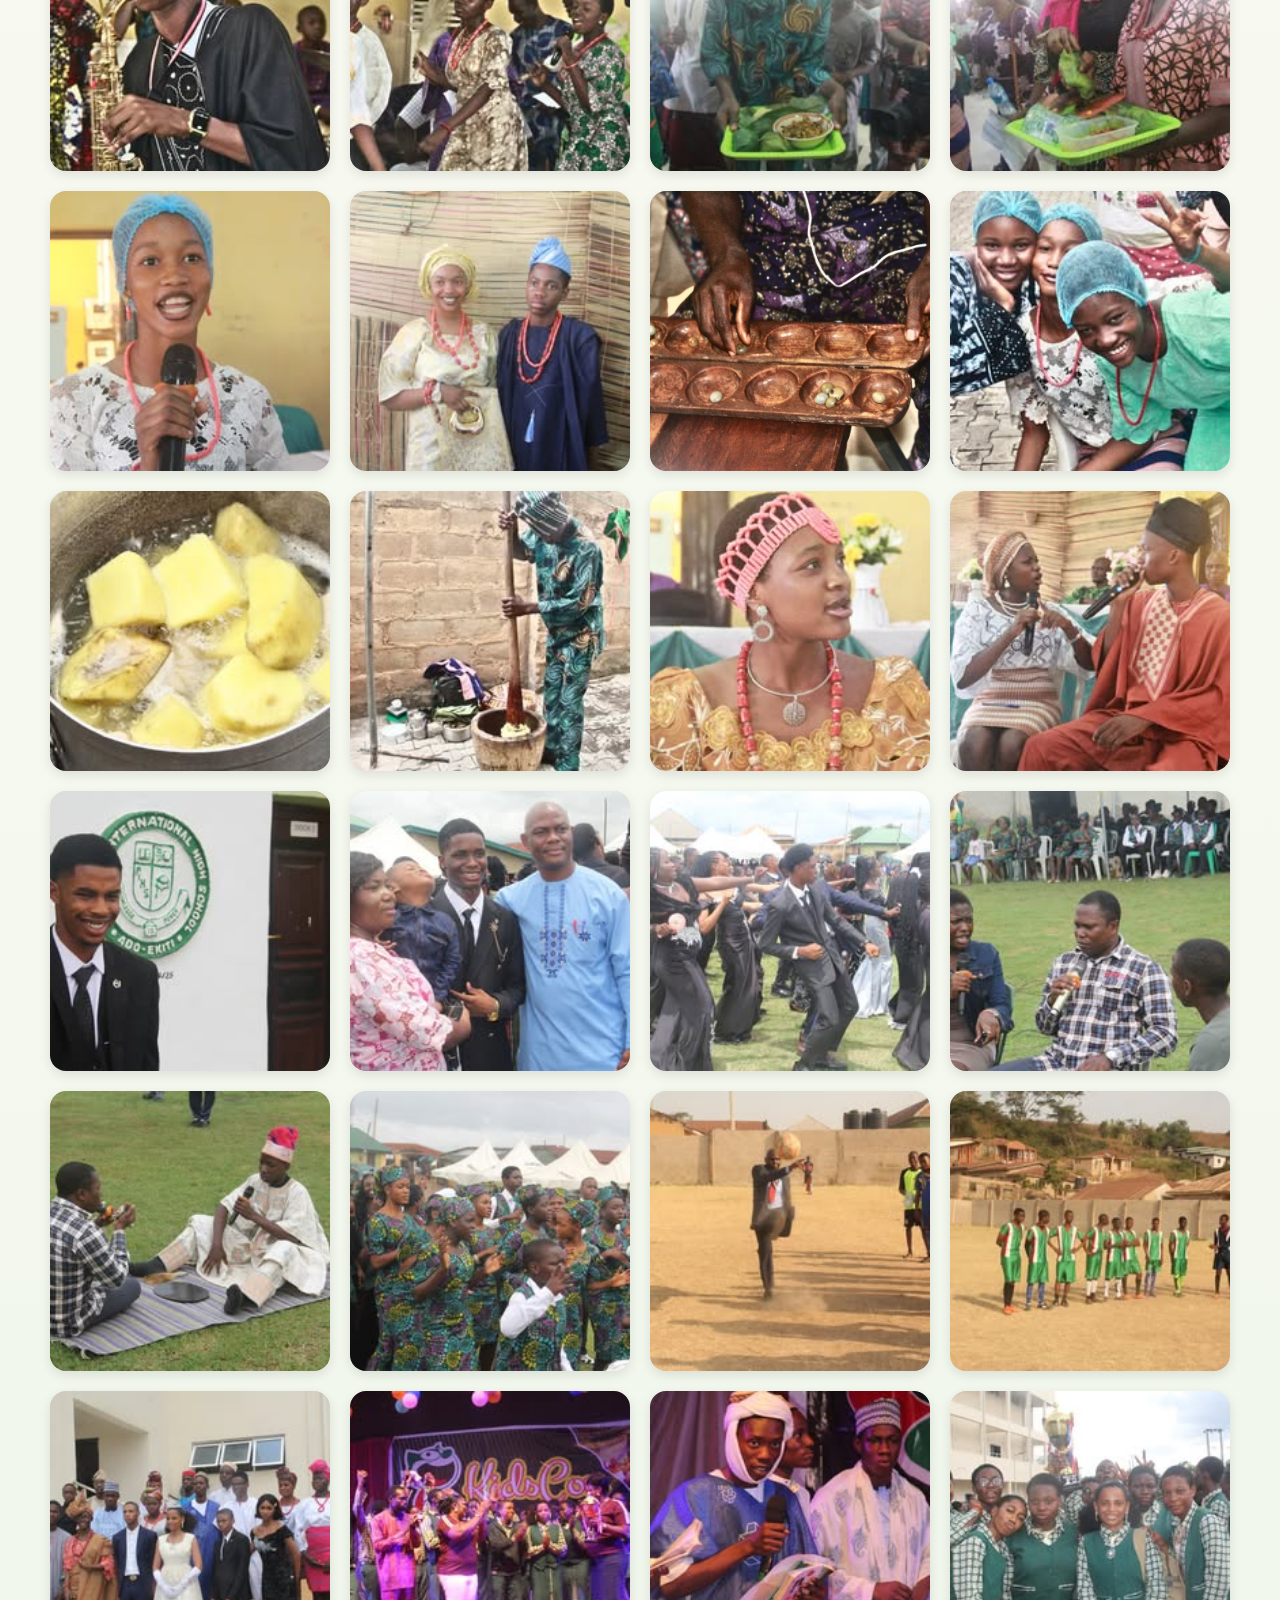
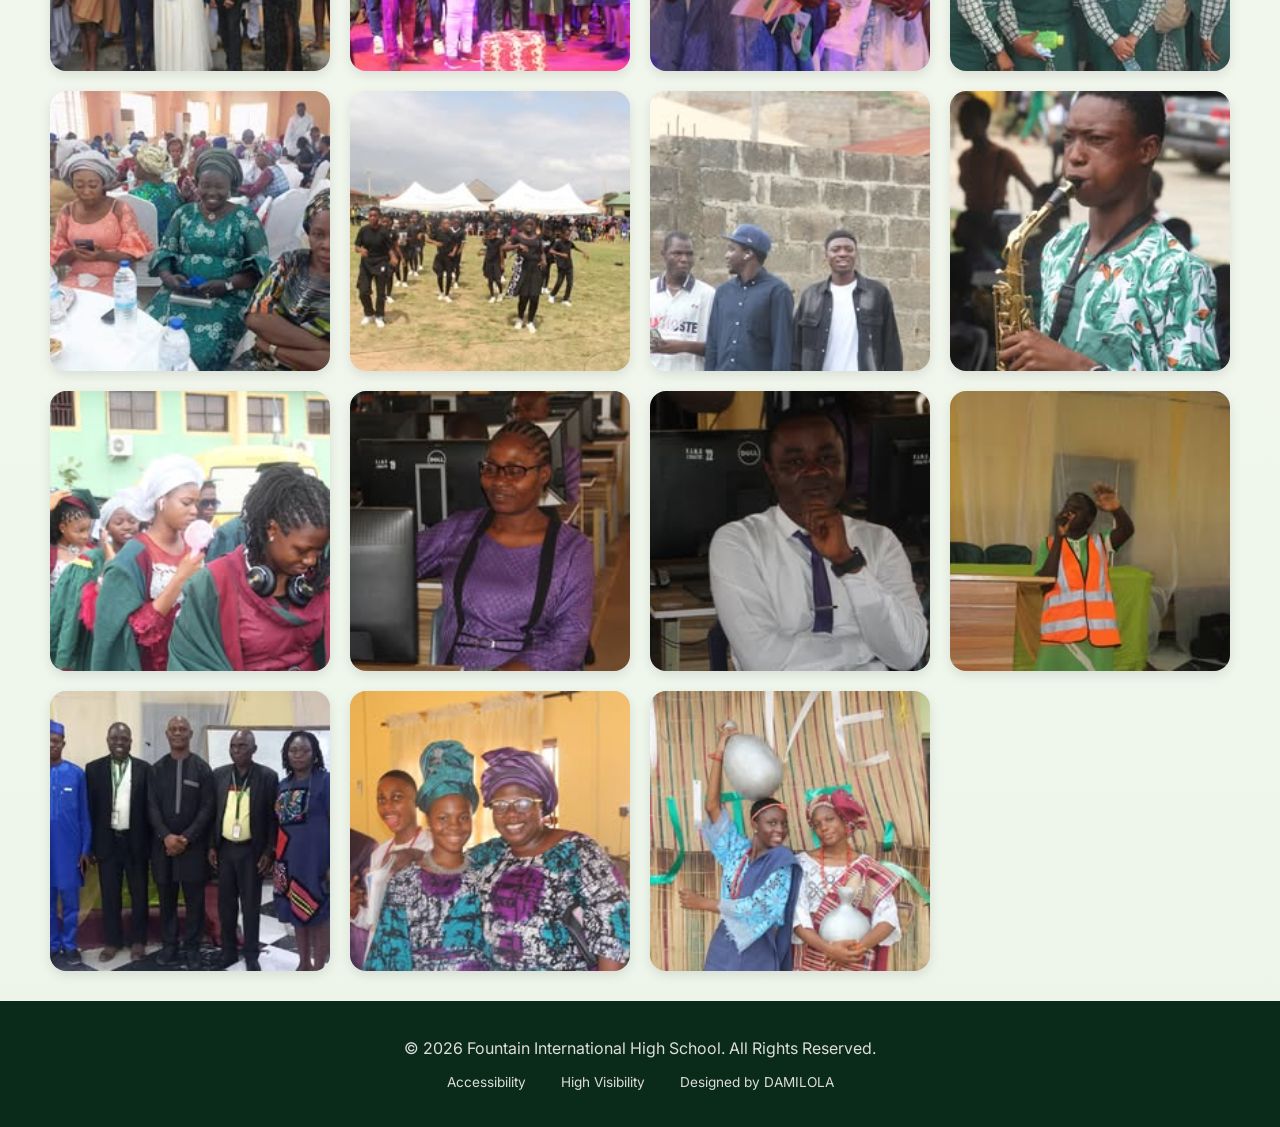
<file: gallery.html>
<!DOCTYPE html>
<html lang="en">
<head>
    <title>Gallery | Fountain International High School</title>
    <meta charset="UTF-8">
    <meta name="viewport" content="width=device-width, initial-scale=1.0">
    <link href="https://fonts.googleapis.com/css2?family=Inter:opsz,wght@14..32,300;14..32,400;14..32,600;14..32,700&display=swap" rel="stylesheet">
    <link rel="stylesheet" href="fihs.css">
</head>
<body>

<header>
    <div class="hero">
        <img src="download.jpg" alt="School Logo">
        <span class="hero-text">FIHS</span>
    </div>
    <nav id="navMenu">
        <a href="index.html">Home</a>
        <a href="about.html">About</a>
        <a href="academics.html">Programs</a>
        <a href="admission.html">Admissions</a>
        <a href="gallery.html" class="active">Gallery</a>
        <a href="contact.html">Contact</a>
        <button class="apply-btn" onclick="location.href='admission.html'">Apply Now</button>
    </nav>
    <div class="menu-toggle" onclick="toggleMenu()">&#x2630;</div>
</header>

<h1 class="gallery-title">&#x1F4F8; MEMORY LANE</h1>
<p class="gallery-subtitle">Moments of excellence, culture, learning, and joy</p>

<div class="gallery">
    <div class="card"><img src="culture.jpg" alt="Cultural Day"></div>
    <div class="card"><img src="photo.jpg" alt="Graduation"></div>
    <div class="card"><img src="director.jpg" alt="Leadership"></div>
    <div class="card"><img src="staff.jpg" alt="Staff Team"></div>
    <div class="card"><img src="blue.jpg" alt="Sports Day"></div>
    <div class="card"><img src="green.jpg" alt="Green Field"></div>
    <div class="card"><img src="red.jpg" alt="Classroom"></div>
    <div class="card"><img src="smile.jpg" alt="Happy Students"></div>
    <div class="card"><img src="tropy.jpg" alt="Awards"></div>
    <div class="card"><img src="yellow.jpg" alt="Yellow Team"></div>
    <div class="card"><img src="img1.jpg" alt="Science Lab"></div>
    <div class="card"><img src="img2.jpg" alt="Music Class"></div>
    <div class="card"><img src="img3.jpg" alt="Library"></div>
    <div class="card"><img src="img4.jpg" alt="Debate"></div>
    <div class="card"><img src="img5.jpg" alt="ICT"></div>
    <div class="card"><img src="img6.jpg" alt="Art"></div>
    <div class="card"><img src="img7.jpg" alt="Event"></div>
    <div class="card"><img src="img8.jpg" alt="Drama"></div>
    <div class="card"><img src="img9.jpg" alt="Sports"></div>
    <div class="card"><img src="img0.jpg" alt="Graduation"></div>
    <div class="card"><img src="img11.jpg" alt="Field Trip"></div>
    <div class="card"><img src="img12.jpg" alt="Assembly"></div>
    <div class="card"><img src="img13.jpg" alt="Science Lab"></div>
    <div class="card"><img src="img14.jpg" alt="Music Class"></div>
    <div class="card"><img src="img15.jpg" alt="Library"></div>
    <div class="card"><img src="img16.jpg" alt="Debate"></div>
    <div class="card"><img src="img17.jpg" alt="ICT"></div>
    <div class="card"><img src="img18.jpg" alt="Art"></div>
    <div class="card"><img src="img19.jpg" alt="Event"></div>
    <div class="card"><img src="img22.jpg" alt="Graduation"></div>
    <div class="card"><img src="img23.jpg" alt="Field Trip"></div>
    <div class="card"><img src="img24.jpg" alt="Assembly"></div>
    <div class="card"><img src="img25.jpg" alt="Science Lab"></div>
    <div class="card"><img src="img26.jpg" alt="Music Class"></div>
    <div class="card"><img src="img27.jpg" alt="Library"></div>
    <div class="card"><img src="img28.jpg" alt="Debate"></div>
    <div class="card"><img src="img29.jpg" alt="ICT"></div>
    <div class="card"><img src="img30.jpg" alt="Art"></div>
    <div class="card"><img src="img32.jpg" alt="Drama"></div>
    <div class="card"><img src="img33.jpg" alt="Sports"></div>
    <div class="card"><img src="img34.jpg" alt="Graduation"></div>
    <div class="card"><img src="img35.jpg" alt="Field Trip"></div>
    <div class="card"><img src="img36.jpg" alt="Assembly"></div>
    <div class="card"><img src="img37.jpg" alt="Science Lab"></div>
    <div class="card"><img src="img38.jpg" alt="Music Class"></div>
    <div class="card"><img src="img39.jpg" alt="Library"></div>
    <div class="card"><img src="img40.jpg" alt="Debate"></div>
    <div class="card"><img src="img41.jpg" alt="ICT"></div>
    <div class="card"><img src="img42.jpg" alt="Art"></div>
    <div class="card"><img src="img43.jpg" alt="Event"></div>
    <div class="card"><img src="img44.jpg" alt="Drama"></div>
</div>

<footer class="footer">
    <p class="copyright">© 2026 Fountain International High School. All Rights Reserved.</p>
    <ul class="footer-links">
        <li>Accessibility</li>
        <li>High Visibility</li>
        <li>Designed by DAMILOLA</li>
    </ul>
</footer>

<script>
function toggleMenu() {
    let menu = document.getElementById("navMenu");
    menu.style.display = menu.style.display === "flex" ? "none" : "flex";
}
</script>

</body>
</html>
</file>
<file: fihs.css>
/* RESET & BASE */
* {
    margin: 0;
    padding: 0;
    box-sizing: border-box;
}

body {
    font-family: 'Inter', Arial, sans-serif;
    background: linear-gradient(to bottom, #fefcf5, #edf5ea);
    color: #1e2a2e;
    line-height: 1.5;
}

/* HEADER */
header {
    position: sticky;
    top: 0;
    background: white;
    display: flex;
    justify-content: space-between;
    align-items: center;
    padding: 15px 50px;
    box-shadow: 0 4px 20px rgba(0,0,0,0.08);
    z-index: 1000;
}

.hero {
    display: flex;
    align-items: center;
    gap: 12px;
}

.hero img {
    height: 55px;
    width: auto;
    border-radius: 12px;
}

.hero-text {
    font-size: 1.8rem;
    font-weight: 800;
    background: linear-gradient(135deg, #1b6b2c, #0a421a);
    -webkit-background-clip: text;
    background-clip: text;
    color: transparent;
    letter-spacing: -0.5px;
}

nav {
    display: flex;
    align-items: center;
    gap: 8px;
}

nav a {
    margin: 0 12px;
    text-decoration: none;
    color: #2d4a2a;
    font-weight: 600;
    transition: 0.2s;
    position: relative;
}

nav a::after {
    content: '';
    position: absolute;
    bottom: -6px;
    left: 0;
    width: 0;
    height: 2.5px;
    background: #ff8c1a;
    transition: 0.25s;
}

nav a:hover::after, nav a.active::after {
    width: 100%;
}

nav a.active {
    color: #1b6b2c;
}

.apply-btn {
    background: #1f6e2f;
    color: white;
    border: none;
    padding: 10px 24px;
    border-radius: 40px;
    font-weight: 700;
    cursor: pointer;
    transition: 0.2s;
    margin-left: 15px;
}

.apply-btn:hover {
    background: #0e541f;
    transform: translateY(-2px);
}

.menu-toggle {
    display: none;
    font-size: 28px;
    cursor: pointer;
    color: #1f6e2f;
}

/* HERO SLIDER */
.hero-slider {
    position: relative;
    height: 85vh;
    overflow: hidden;
}

.slide {
    position: absolute;
    top: 0;
    left: 0;
    width: 100%;
    height: 100%;
    background-size: cover;
    background-position: center;
    opacity: 0;
    transition: opacity 0.8s ease;
    display: flex;
    align-items: center;
}

.slide.active {
    opacity: 1;
}

.slide-content {
    max-width: 700px;
    color: white;
    padding: 0 60px;
}

.slide-content h1 {
    font-size: 3.2rem;
    font-weight: 800;
    margin-bottom: 20px;
}

.slide-content p {
    font-size: 1.2rem;
    margin-bottom: 30px;
}

.hero-cta {
    background: #ff8c1a;
    border: none;
    padding: 14px 36px;
    border-radius: 50px;
    font-weight: 700;
    font-size: 1rem;
    cursor: pointer;
    transition: 0.2s;
}

.hero-cta:hover {
    background: #e67700;
    transform: scale(1.02);
}

.slider-prev, .slider-next {
    position: absolute;
    top: 50%;
    transform: translateY(-50%);
    background: rgba(0,0,0,0.5);
    color: white;
    border: none;
    font-size: 28px;
    padding: 12px 18px;
    cursor: pointer;
    border-radius: 50%;
    transition: 0.2s;
}

.slider-prev { left: 20px; }
.slider-next { right: 20px; }

.slider-prev:hover, .slider-next:hover {
    background: #ff8c1a;
}

/* VISION & MISSION */
.welcome {
    display: flex;
    gap: 40px;
    padding: 80px 60px;
    background: #ffffff;
}

.vision, .mission {
    flex: 1;
    background: #fafaf5;
    padding: 35px;
    border-radius: 28px;
    box-shadow: 0 12px 28px rgba(0,0,0,0.05);
    border: 1px solid #e8f0e2;
    transition: 0.3s;
}

.vision:hover, .mission:hover {
    transform: translateY(-6px);
}

.welcome h2 {
    color: #1d752d;
    font-size: 1.9rem;
    margin-bottom: 20px;
    border-left: 5px solid #ff8c1a;
    padding-left: 18px;
}

.welcome p {
    line-height: 1.65;
    color: #2d3a2c;
}

/* STATS SECTION */
.stats-section {
    display: flex;
    justify-content: space-around;
    flex-wrap: wrap;
    gap: 30px;
    padding: 60px 40px;
    background: linear-gradient(120deg, #1a5a28, #0f3d1a);
    color: white;
}

.stat-card {
    text-align: center;
}

.stat-number {
    font-size: 2.8rem;
    font-weight: 800;
}

.stat-label {
    font-size: 1rem;
    text-transform: uppercase;
    letter-spacing: 1px;
}

/* EXPERIENCE SECTION */
.experience {
    text-align: center;
    padding: 80px 20px;
    background: linear-gradient(145deg, #fefcf5, #eef5e8);
}

.experience h1 {
    font-size: 2.8rem;
    color: #144d1f;
    font-weight: 700;
}

.subtext {
    font-size: 1rem;
    color: #5a6e4d;
    margin-bottom: 25px;
}

.icon {
    font-size: 3rem;
    background: #1f6e2f;
    display: inline-block;
    width: 85px;
    height: 85px;
    line-height: 85px;
    border-radius: 50%;
    color: white;
    transition: 0.25s;
    animation: pulse 2s infinite;
}

@keyframes pulse {
    0% { transform: scale(1); box-shadow: 0 0 0 0 #ff8c1a80; }
    70% { transform: scale(1.05); box-shadow: 0 0 0 15px rgba(255,140,26,0); }
    100% { transform: scale(1); }
}

.icon:hover {
    transform: scale(1.1);
    background: #ff8c1a;
}

/* HIGHLIGHTS */
.highlights {
    padding: 70px 50px;
    text-align: center;
    background: white;
}

.highlights h2 {
    font-size: 2.2rem;
    color: #1f5e2a;
    margin-bottom: 40px;
}

.highlights-grid {
    display: grid;
    grid-template-columns: repeat(auto-fit, minmax(220px, 1fr));
    gap: 30px;
}

.highlight-item {
    padding: 25px;
    background: #f9faf4;
    border-radius: 24px;
    transition: 0.25s;
}

.highlight-item:hover {
    transform: translateY(-5px);
    box-shadow: 0 12px 24px rgba(0,0,0,0.08);
}

.highlight-icon {
    font-size: 2.8rem;
    margin-bottom: 12px;
}

/* FOOTER */
.footer {
    background: #0a2a1a;
    color: #ddd;
    text-align: center;
    padding: 35px 20px;
}

.footer-links {
    display: flex;
    justify-content: center;
    gap: 35px;
    list-style: none;
    margin-top: 12px;
}

.footer-links li {
    cursor: pointer;
    font-size: 0.85rem;
}

/* ABOUT PAGE */
.about-hero {
    background: linear-gradient(rgba(0,0,0,0.65), rgba(0,0,0,0.65)), url('fihs/field.jpg');
    background-size: cover;
    background-position: center;
    height: 45vh;
    display: flex;
    flex-direction: column;
    align-items: center;
    justify-content: center;
    color: white;
    text-align: center;
}

.about-hero h1 {
    font-size: 2.8rem;
    margin-bottom: 12px;
}

.about-wrapper {
    display: flex;
    gap: 48px;
    padding: 60px 50px;
    max-width: 1300px;
    margin: 0 auto;
}

.about-main {
    flex: 2.5;
}

.about-main h2 {
    color: #1b6b2c;
    margin: 28px 0 12px 0;
    font-size: 1.8rem;
}

.values-list {
    list-style: none;
    padding-left: 0;
    margin: 20px 0;
}

.values-list li {
    padding: 8px 0;
    border-bottom: 1px solid #d4e2cc;
}

.message-box {
    background: #eef5e9;
    padding: 24px;
    border-radius: 20px;
    margin: 25px 0;
    font-style: italic;
}

.message-signature {
    margin-top: 12px;
    font-weight: 600;
}

.about-sidebar {
    flex: 1;
    background: #eef5e9;
    padding: 30px;
    border-radius: 28px;
    height: fit-content;
}

.about-sidebar h3 {
    color: #1f6e2f;
    margin-bottom: 20px;
}

.about-sidebar ul {
    list-style: none;
}

.about-sidebar li {
    margin: 15px 0;
    border-bottom: 1px solid #cbdcc0;
    padding-bottom: 8px;
}

.about-sidebar a {
    text-decoration: none;
    color: #2d4a2a;
    font-weight: 500;
}

.sidebar-cta {
    margin-top: 30px;
    background: white;
    padding: 20px;
    border-radius: 20px;
    text-align: center;
}

.sidebar-cta button {
    background: #1f6e2f;
    color: white;
    border: none;
    padding: 10px 20px;
    border-radius: 40px;
    margin-top: 12px;
    cursor: pointer;
}

/* GALLERY - Clean uniform grid */
.gallery-title {
    text-align: center;
    font-size: 3rem;
    margin: 40px 0 10px;
    color: #1b5e2a;
}

.gallery-subtitle {
    text-align: center;
    color: #5a6e4d;
    margin-bottom: 30px;
}

.gallery {
    display: grid;
    grid-template-columns: repeat(auto-fill, minmax(280px, 1fr));
    gap: 20px;
    padding: 30px 50px;
}

.card {
    aspect-ratio: 1 / 1;  /* Makes every card a perfect square */
    overflow: hidden;
    border-radius: 16px;
    box-shadow: 0 4px 12px rgba(0,0,0,0.1);
    transition: transform 0.3s ease, box-shadow 0.3s ease;
    cursor: pointer;
    background: #e8e8e8;  /* Placeholder color while loading */
}

.card img {
    width: 100%;
    height: 100%;
    object-fit: cover;  /* Crops image to fill square perfectly */
    display: block;
    transition: transform 0.4s ease;
}

.card:hover {
    transform: translateY(-5px);
    box-shadow: 0 8px 24px rgba(0,0,0,0.15);
}

.card:hover img {
    transform: scale(1.05);
}

/* Responsive */
@media (max-width: 768px) {
    .gallery {
        grid-template-columns: repeat(auto-fill, minmax(180px, 1fr));
        gap: 12px;
        padding: 20px;
    }
    
    .gallery-title {
        font-size: 2rem;
    }
}

@media (max-width: 480px) {
    .gallery {
        grid-template-columns: repeat(auto-fill, minmax(150px, 1fr));
        gap: 10px;
        padding: 15px;
    }
}
/* CONTACT PAGE */
.contact-hero {
    background: linear-gradient(135deg, #1f5e2a, #0f3b1a);
    color: white;
    text-align: center;
    padding: 60px 20px;
}

.contact-page {
    max-width: 1200px;
    margin: 50px auto;
    padding: 0 30px;
}

.contact-row {
    display: flex;
    gap: 35px;
    flex-wrap: wrap;
}

.contact-box, .contact-aside {
    background: white;
    padding: 30px;
    border-radius: 28px;
    box-shadow: 0 8px 20px rgba(0,0,0,0.05);
    flex: 1;
}

.contact-box h3, .contact-aside h3 {
    color: #1f6e2f;
    margin-bottom: 16px;
}

.contact-aside ul {
    list-style: none;
}

.contact-aside li {
    margin: 12px 0;
}

.contact-aside a {
    text-decoration: none;
    color: #2d4a2a;
}

.map-container {
    margin: 40px 0;
    border-radius: 28px;
    overflow: hidden;
}

.contact-form-container {
    background: white;
    padding: 35px;
    border-radius: 28px;
}

.contact-form {
    display: flex;
    flex-direction: column;
    gap: 18px;
}

.contact-form input, .contact-form textarea {
    padding: 14px 18px;
    border: 1px solid #cde0c2;
    border-radius: 40px;
    font-family: inherit;
}

.contact-form button {
    background: #1f6e2f;
    color: white;
    border: none;
    padding: 14px;
    border-radius: 40px;
    font-weight: 700;
    cursor: pointer;
}

/* ACADEMICS PAGE */
.academics-hero {
    background: linear-gradient(135deg, #0c4a1c, #1a6b2a);
    color: white;
    text-align: center;
    padding: 80px 20px;
}

.programs-grid {
    padding: 60px 40px;
    text-align: center;
}

.program-cards {
    display: grid;
    grid-template-columns: repeat(auto-fit, minmax(270px, 1fr));
    gap: 35px;
    margin-top: 40px;
}

.program-card {
    background: white;
    padding: 30px;
    border-radius: 28px;
    text-align: left;
    transition: 0.25s;
}

.program-card:hover {
    transform: translateY(-8px);
    box-shadow: 0 20px 30px rgba(0,0,0,0.1);
}

.program-icon {
    font-size: 2.8rem;
    margin-bottom: 15px;
}

.exam-section {
    background: #eef5ea;
    padding: 60px 40px;
    text-align: center;
}

.exam-grid {
    display: flex;
    flex-wrap: wrap;
    justify-content: center;
    gap: 25px;
    margin-top: 35px;
}

.exam-item {
    background: white;
    padding: 25px 35px;
    border-radius: 20px;
    min-width: 180px;
}

/* ADMISSION PAGE */
.admission-hero {
    background: #ff8c1a;
    color: #1e2a2e;
    text-align: center;
    padding: 50px 20px;
}

.admission-container {
    max-width: 1100px;
    margin: 50px auto;
    padding: 0 25px;
}

.admission-grid {
    display: flex;
    gap: 35px;
    flex-wrap: wrap;
}

.admission-steps, .exam-dates {
    flex: 1;
    background: white;
    padding: 30px;
    border-radius: 28px;
    box-shadow: 0 5px 15px rgba(0,0,0,0.05);
}

.step {
    margin: 20px 0;
    padding: 12px;
    background: #f5f9f2;
    border-radius: 12px;
}

.admission-criteria {
    margin: 45px 0;
    background: #fefcf0;
    padding: 35px;
    border-radius: 28px;
}

.fees-info {
    display: flex;
    gap: 35px;
    flex-wrap: wrap;
    margin: 40px 0;
}

.fees-card, .scholarship-card {
    flex: 1;
    background: white;
    padding: 30px;
    border-radius: 28px;
}

/* RESPONSIVE */
@media(max-width: 850px) {
    header { padding: 15px 25px; }
    nav {
        display: none;
        flex-direction: column;
        position: absolute;
        top: 75px;
        right: 20px;
        background: white;
        width: 230px;
        padding: 25px;
        border-radius: 28px;
        box-shadow: 0 10px 30px rgba(0,0,0,0.1);
        z-index: 999;
    }
    nav a { margin: 12px 0; }
    .menu-toggle { display: block; }
    .welcome { flex-direction: column; padding: 40px 25px; }
    .about-wrapper { flex-direction: column; padding: 30px 20px; }
    .gallery { padding: 20px; grid-auto-rows: 180px; }
    .wide { grid-column: span 1; }
    .tall { grid-row: span 1; }
    .slide-content h1 { font-size: 2rem; }
}

@media(max-width: 550px) {
    .hero-slider { height: 70vh; }
    .stat-number { font-size: 2rem; }
}
</file>
